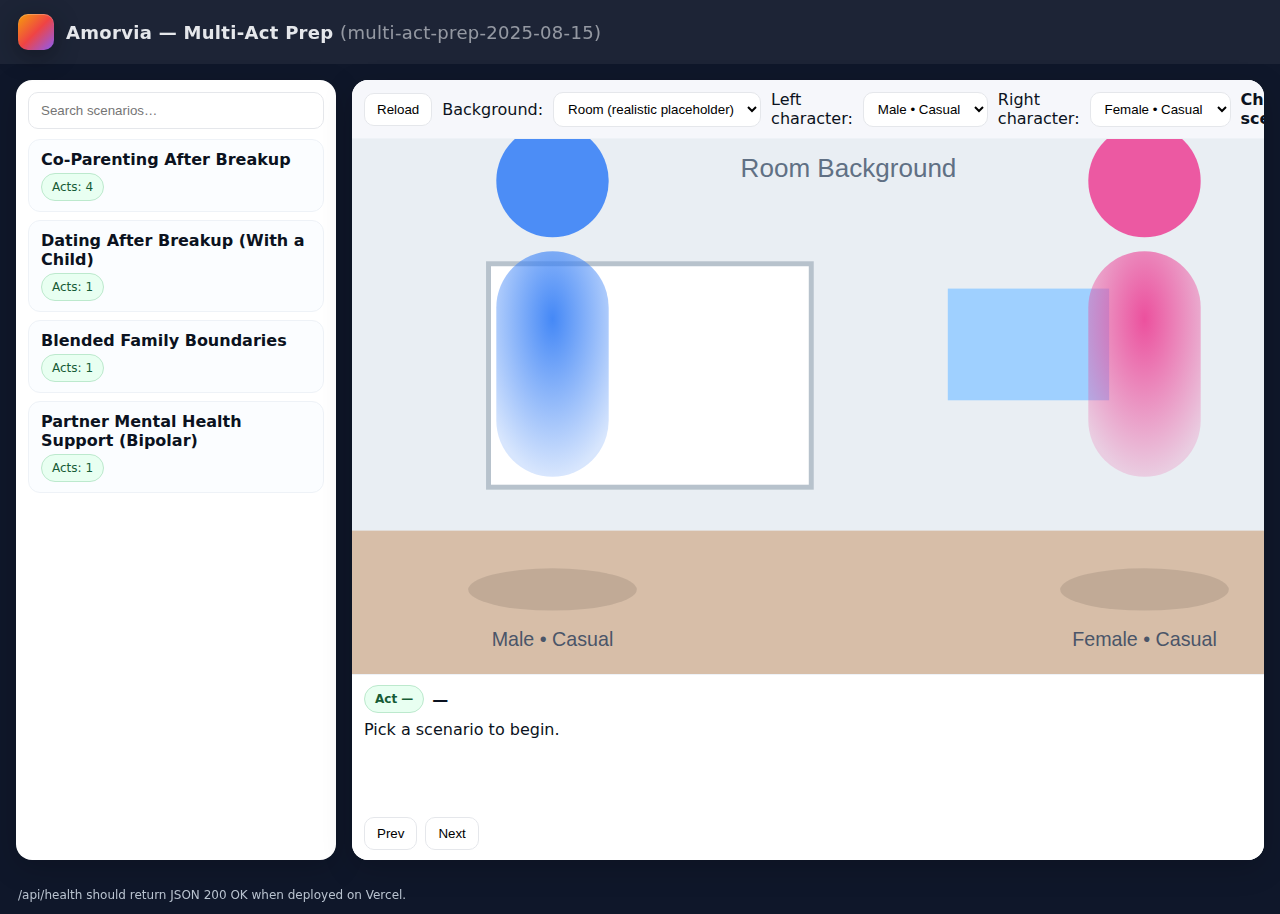
<file: index.html>
<!doctype html>
<html lang="en">
<head>
  <meta charset="utf-8"/>
  <meta name="viewport" content="width=device-width, initial-scale=1"/>
  <meta name="description" content="Amorvia — An interactive relationship journey game where your choices shape the path. Navigate love, conflict, and growth in an engaging, educational experience.">
  <link rel="canonical" href="https://www.amorvia.eu/">
  <title>Amorvia — Multi‑Act Prep</title>
  <link rel="manifest" href="/manifest.json"/>
  <link rel="icon" href="/favicon.png" type="image/png"/>
  <link rel="stylesheet" href="/css/styles.css"/>
  <meta name="theme-color" content="#0f172a"/>
  <link rel="preload" as="image" href="/assets/backgrounds/room.svg">
</head>
<body>
  <div class="app">
    <header class="header">
      <div class="logo" aria-hidden="true"></div>
      <h1>Amorvia — Multi‑Act Prep <span style="opacity:.6;font-weight:500;">(<span id="version">loading…</span>)</span></h1>
    </header>
    <main class="main">
      <aside class="card sidebar">
        <input id="search" class="search" placeholder="Search scenarios…" aria-label="Search scenarios"/>
        <div class="list" aria-label="Scenario list"></div>
      </aside>
      <section class="card stage">
        <div class="stage-toolbar">
          <button class="button" type="button" aria-label="Reload scene" onclick="location.reload()">Reload</button>

          <label for="bgSelect">Background:</label>
          <select id="bgSelect" class="select" aria-label="Choose background">
            <option value="assets/backgrounds/room.svg">Room (realistic placeholder)</option>
          </select>

          <label for="leftSelect">Left character:</label>
          <select id="leftSelect" class="select" aria-label="Choose left character">
            <option value="assets/characters/male_casual.svg">Male • Casual</option>
          </select>

          <label for="rightSelect">Right character:</label>
          <select id="rightSelect" class="select" aria-label="Choose right character">
            <option value="assets/characters/female_casual.svg">Female • Casual</option>
          </select>

          <div style="margin-left:auto;font-weight:600" id="sceneTitle" aria-live="polite">Choose a scenario…</div>
        </div>

        <div class="stage-canvas">
          <div class="bg" role="img" aria-label="Background"></div>
          <div class="character left" id="left"><img alt="Left Character"/></div>
          <div class="character right" id="right"><img alt="Right Character"/></div>
        </div>

        <div class="panel" aria-label="Act and dialogue panel">
          <div class="row">
            <span id="actBadge" class="badge">Act —</span>
            <strong id="actTitle">—</strong>
          </div>
          <div id="dialog" style="margin:6px 0 10px" aria-live="polite">Pick a scenario to begin.</div>
          <div class="row">
            <button id="prevBtn" class="button" type="button" aria-label="Previous">Prev</button>
            <button id="nextBtn" class="button" type="button" aria-label="Next">Next</button>
          </div>
        </div>
      </section>
    </main>
    <footer class="footer">/api/health should return JSON 200 OK when deployed on Vercel.</footer>
  </div>
  <script src="/js/app.js"></script>
</body>
</html>
</file>
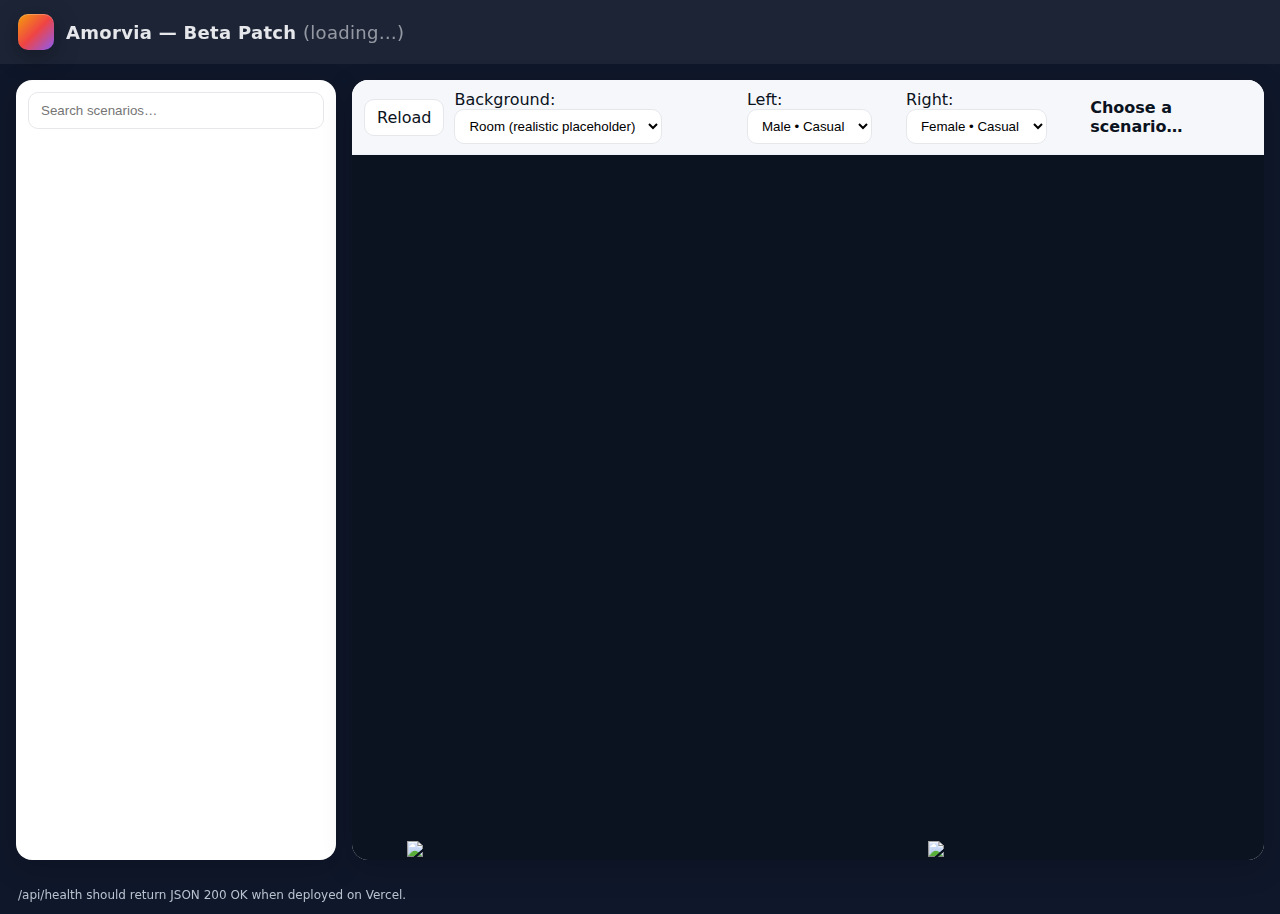
<file: Amorvia_Beta_Patch/index.html>
<!doctype html>
<html lang="en">
<head>
  <meta charset="utf-8"/>
  <meta name="viewport" content="width=device-width, initial-scale=1"/>
  <title>Amorvia — Beta Patch</title>
  <link rel="manifest" href="/manifest.json"/>
  <link rel="icon" href="/favicon.png" type="image/png"/>
  <link rel="stylesheet" href="/css/styles.css"/>
  <meta name="theme-color" content="#0f172a"/>
</head>
<body>
  <div class="app">
    <header class="header">
      <div class="logo" aria-hidden="true"></div>
      <h1>Amorvia — Beta Patch <span style="opacity:.6;font-weight:500;">(<span id="version">loading…</span>)</span></h1>
    </header>
    <main class="main">
      <aside class="card sidebar">
        <input id="search" class="search" placeholder="Search scenarios…"/>
        <div class="list" aria-label="Scenario list"></div>
      </aside>
      <section class="card stage">
        <div class="stage-toolbar">
          <div class="button" onclick="location.reload()">Reload</div>
          <label>Background:
            <select id="bgSelect" class="select">
              <option value="assets/backgrounds/room.svg">Room (realistic placeholder)</option>
            </select>
          </label>
          <label>Left:
            <select id="leftSelect" class="select">
              <option value="assets/characters/male_casual.svg">Male • Casual</option>
              <option value="assets/characters/spirit_calm.svg">Spirit • Calm</option>
            </select>
          </label>
          <label>Right:
            <select id="rightSelect" class="select">
              <option value="assets/characters/female_casual.svg">Female • Casual</option>
              <option value="assets/characters/spirit_angry.svg">Spirit • Angry</option>
            </select>
          </label>
          <div style="margin-left:auto;font-weight:600" id="sceneTitle">Choose a scenario…</div>
        </div>
        <div class="stage-canvas">
          <div class="bg" role="img" aria-label="Background"></div>
          <div class="character left" id="left"><img alt="Left Character"/></div>
          <div class="character right" id="right"><img alt="Right Character"/></div>
        </div>
      </section>
    </main>
    <footer class="footer">
      /api/health should return JSON 200 OK when deployed on Vercel.
    </footer>
  </div>
  <script>
    if ("serviceWorker" in navigator) {
      navigator.serviceWorker.register("/sw.js").catch(()=>{});
    }
  </script>
  <script src="/js/app.js"></script>
</body>
</html>
</file>
<file: css/styles.css>
:root { --bg:#0f172a; --card:#fff; --ink:#0b1220; }
*{box-sizing:border-box}
html,body{height:100%}
body{margin:0;font-family:Inter,system-ui,Segoe UI,Roboto,Arial;background:var(--bg);color:#e5e7eb}
.app{display:grid;grid-template-rows:auto 1fr auto;min-height:100vh}
.header{display:flex;gap:12px;align-items:center;padding:14px 18px;background:rgba(255,255,255,0.06);backdrop-filter:blur(6px);position:sticky;top:0}
.logo{width:36px;height:36px;border-radius:10px;background:linear-gradient(135deg,#f59e0b,#ef4444,#8b5cf6);box-shadow:0 6px 24px rgba(0,0,0,.35), inset 0 1px 0 rgba(255,255,255,.24)}
h1{font-size:18px;margin:0;letter-spacing:.3px}
.main{display:grid;grid-template-columns:320px 1fr;gap:16px;padding:16px}
@media(max-width:940px){.main{grid-template-columns:1fr}}
.card{background:var(--card);color:var(--ink);border-radius:16px;box-shadow:0 8px 30px rgba(0,0,0,.18);overflow:hidden}
.sidebar{padding:12px}
.search{width:100%;padding:10px 12px;border:1px solid #e5e7eb;border-radius:10px;outline:none}
.list{margin-top:10px;display:grid;gap:8px;max-height:65vh;overflow:auto}
.item{padding:10px 12px;border:1px solid #eef2f7;border-radius:12px;cursor:pointer;display:grid;gap:4px;background:#fbfdff}
.item:hover{transform:translateY(-1px);box-shadow:0 6px 16px rgba(0,0,0,.08)}
.stage{display:grid;grid-template-rows:auto 1fr auto;height:calc(100vh - 120px)}
.stage-toolbar{display:flex;align-items:center;gap:10px;padding:10px 12px;background:#f6f7fb;border-bottom:1px solid #eef2f7;color:#0b1220}
.stage-canvas{position:relative;overflow:hidden;background:#0b1220}
.bg{position:absolute;inset:0;background-position:center;background-size:cover;background-repeat:no-repeat}
.character{position:absolute;bottom:0;width:clamp(120px,22vw,320px);transition:transform .2s ease,filter .2s ease}
.character.left{left:6%}.character.right{right:6%}
.character img{width:100%;height:auto;display:block}
.footer{padding:12px 18px;font-size:12px;color:#cbd5e1;opacity:.9}
.badge{padding:6px 10px;border-radius:999px;font-size:12px;background:#e8fff1;color:#175c36;border:1px solid #bce9cd}
.panel{padding:10px 12px;border-top:1px solid #eef2f7;background:#fff}
.row{display:flex;align-items:center;gap:8px;flex-wrap:wrap}
.button{padding:8px 12px;border-radius:10px;border:1px solid #e5e7eb;background:#fff;cursor:pointer}
.select{padding:8px 10px;border-radius:10px;border:1px solid #e5e7eb;background:#fff}
#dialog{min-height:88px;line-height:1.4}
#actBadge{font-weight:600}
</file>
